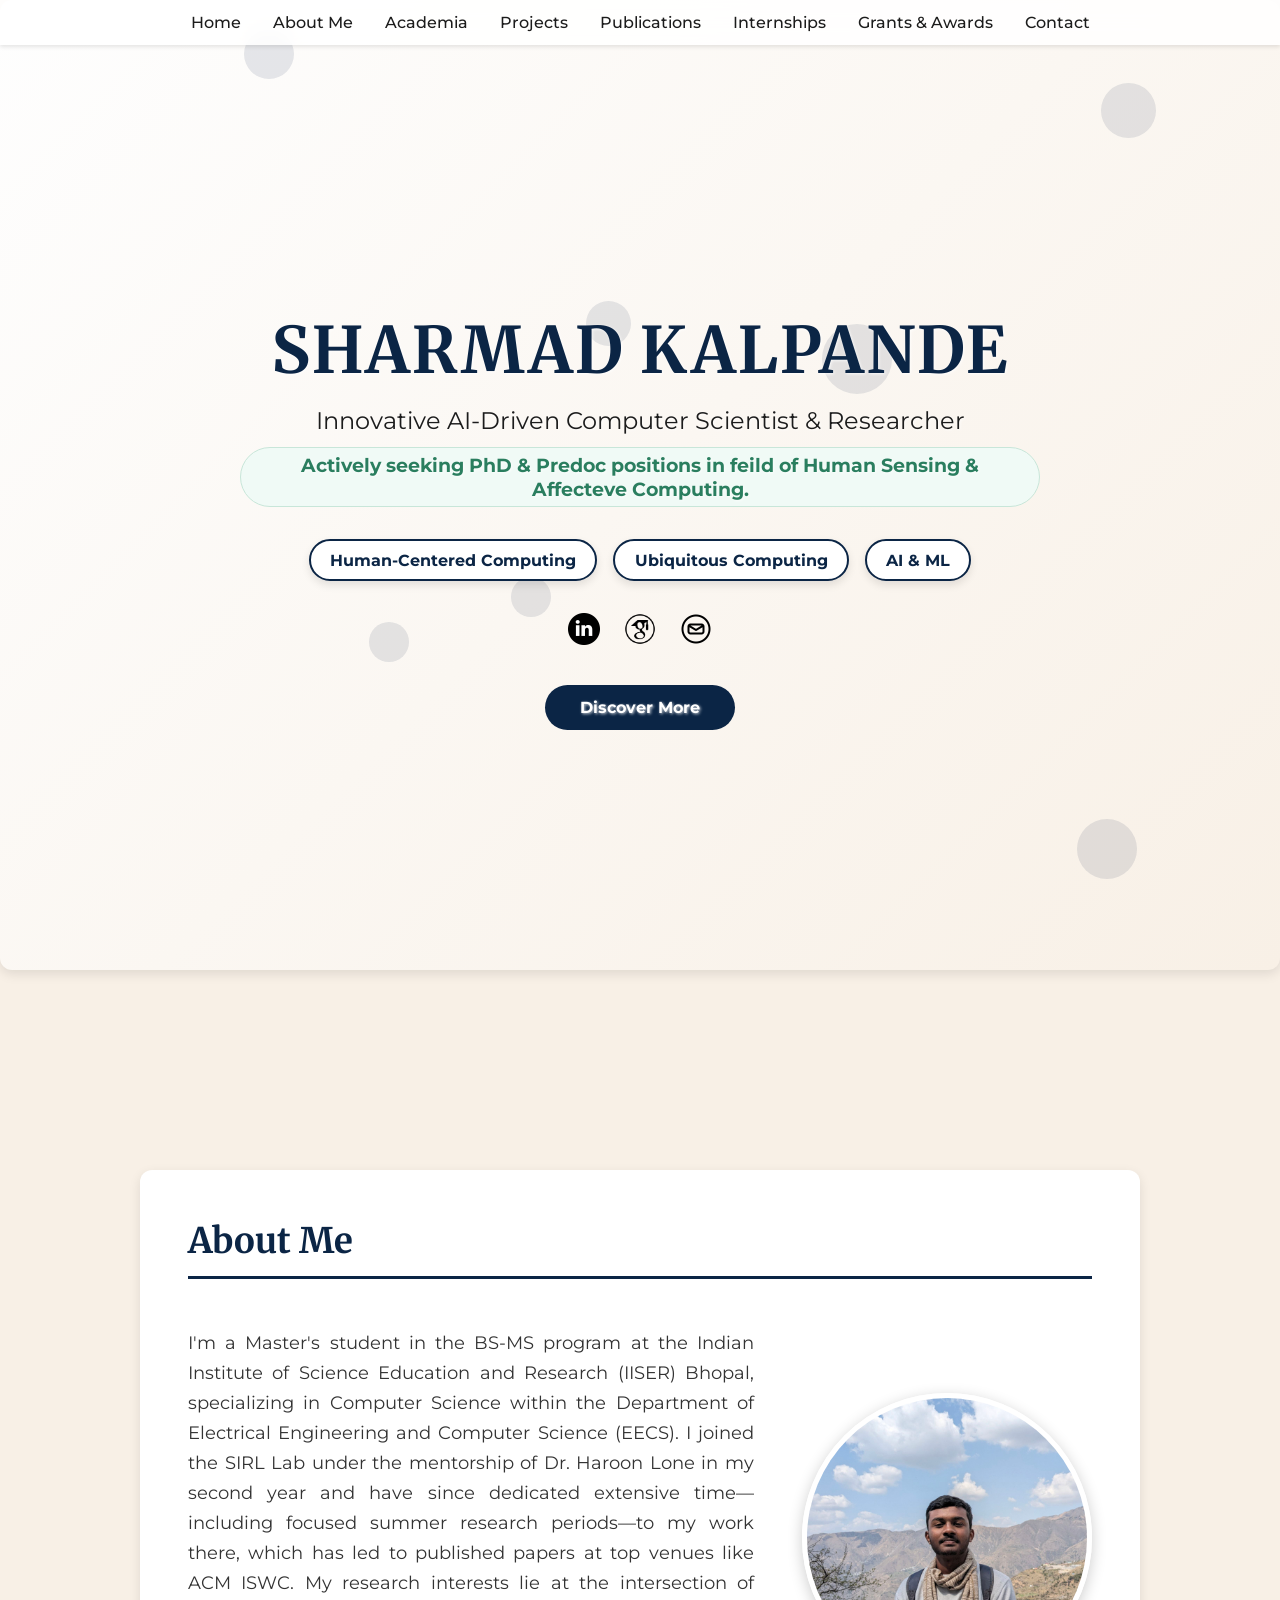
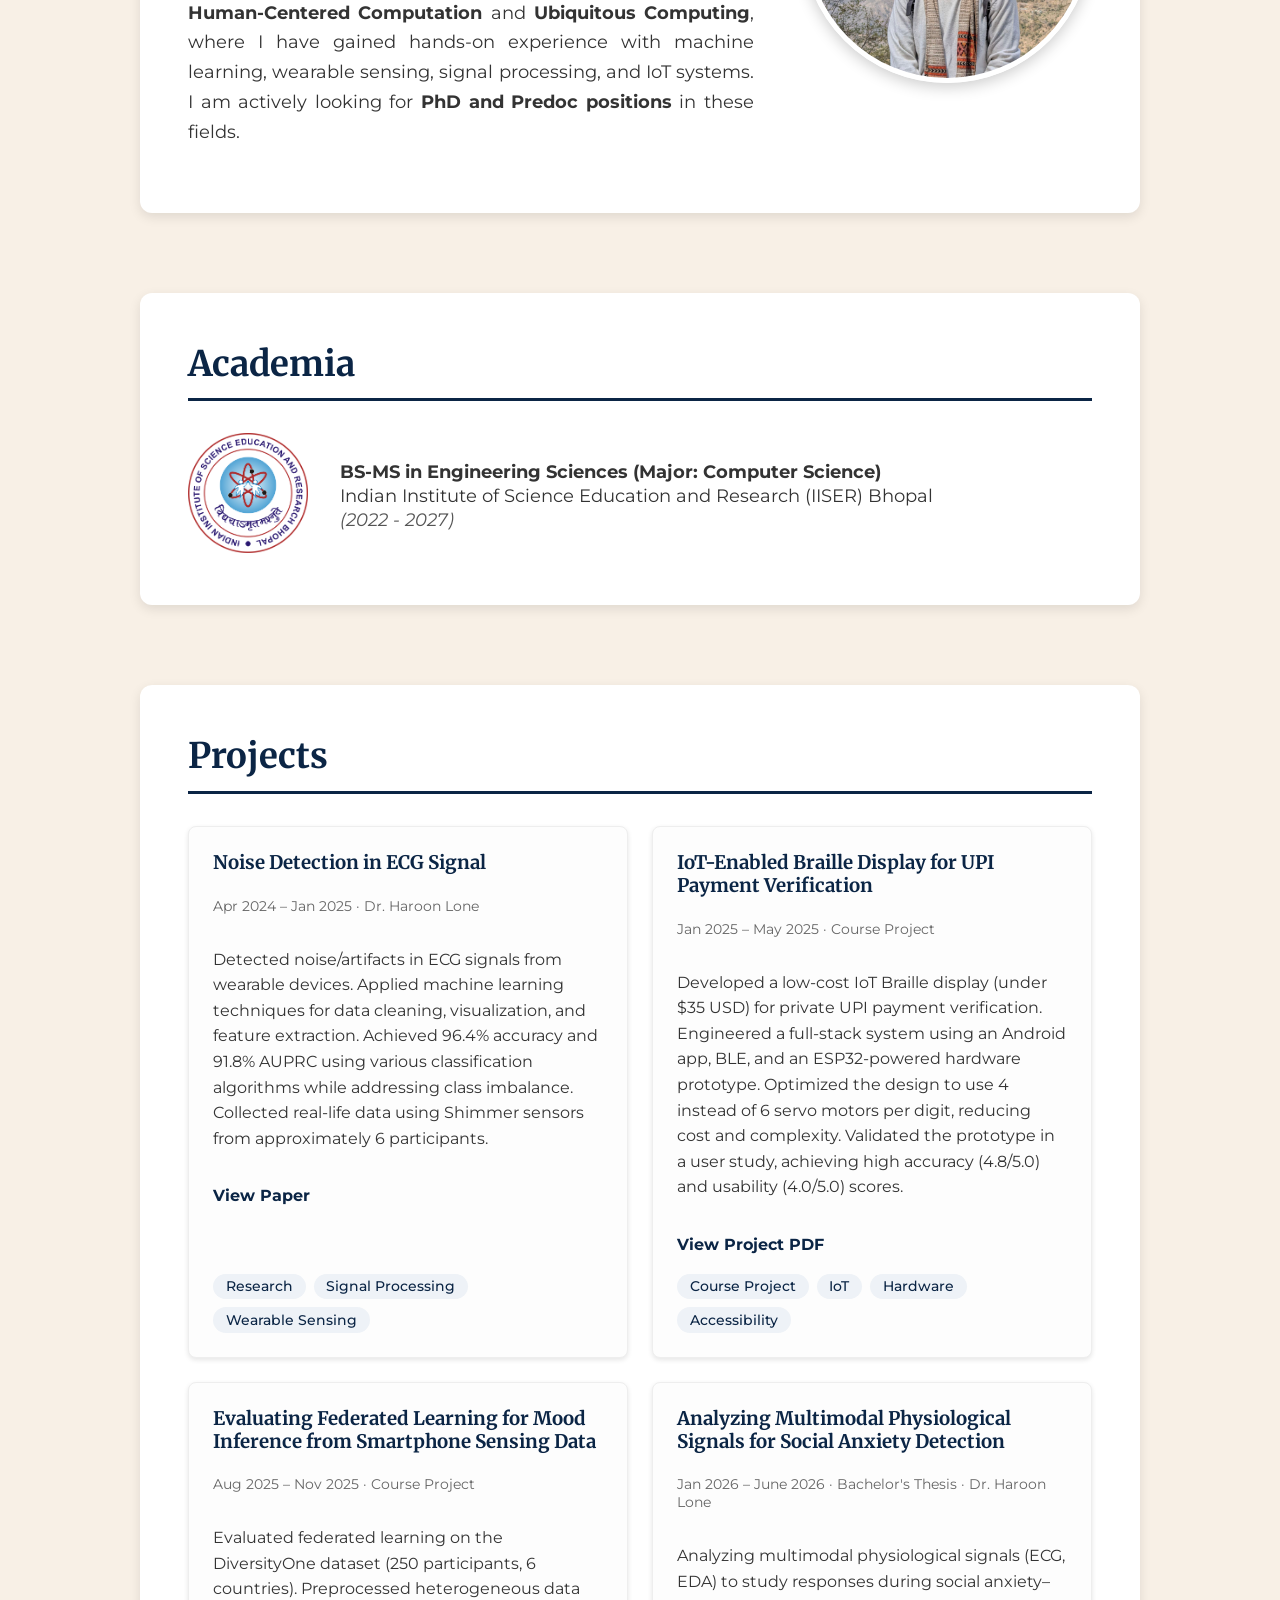
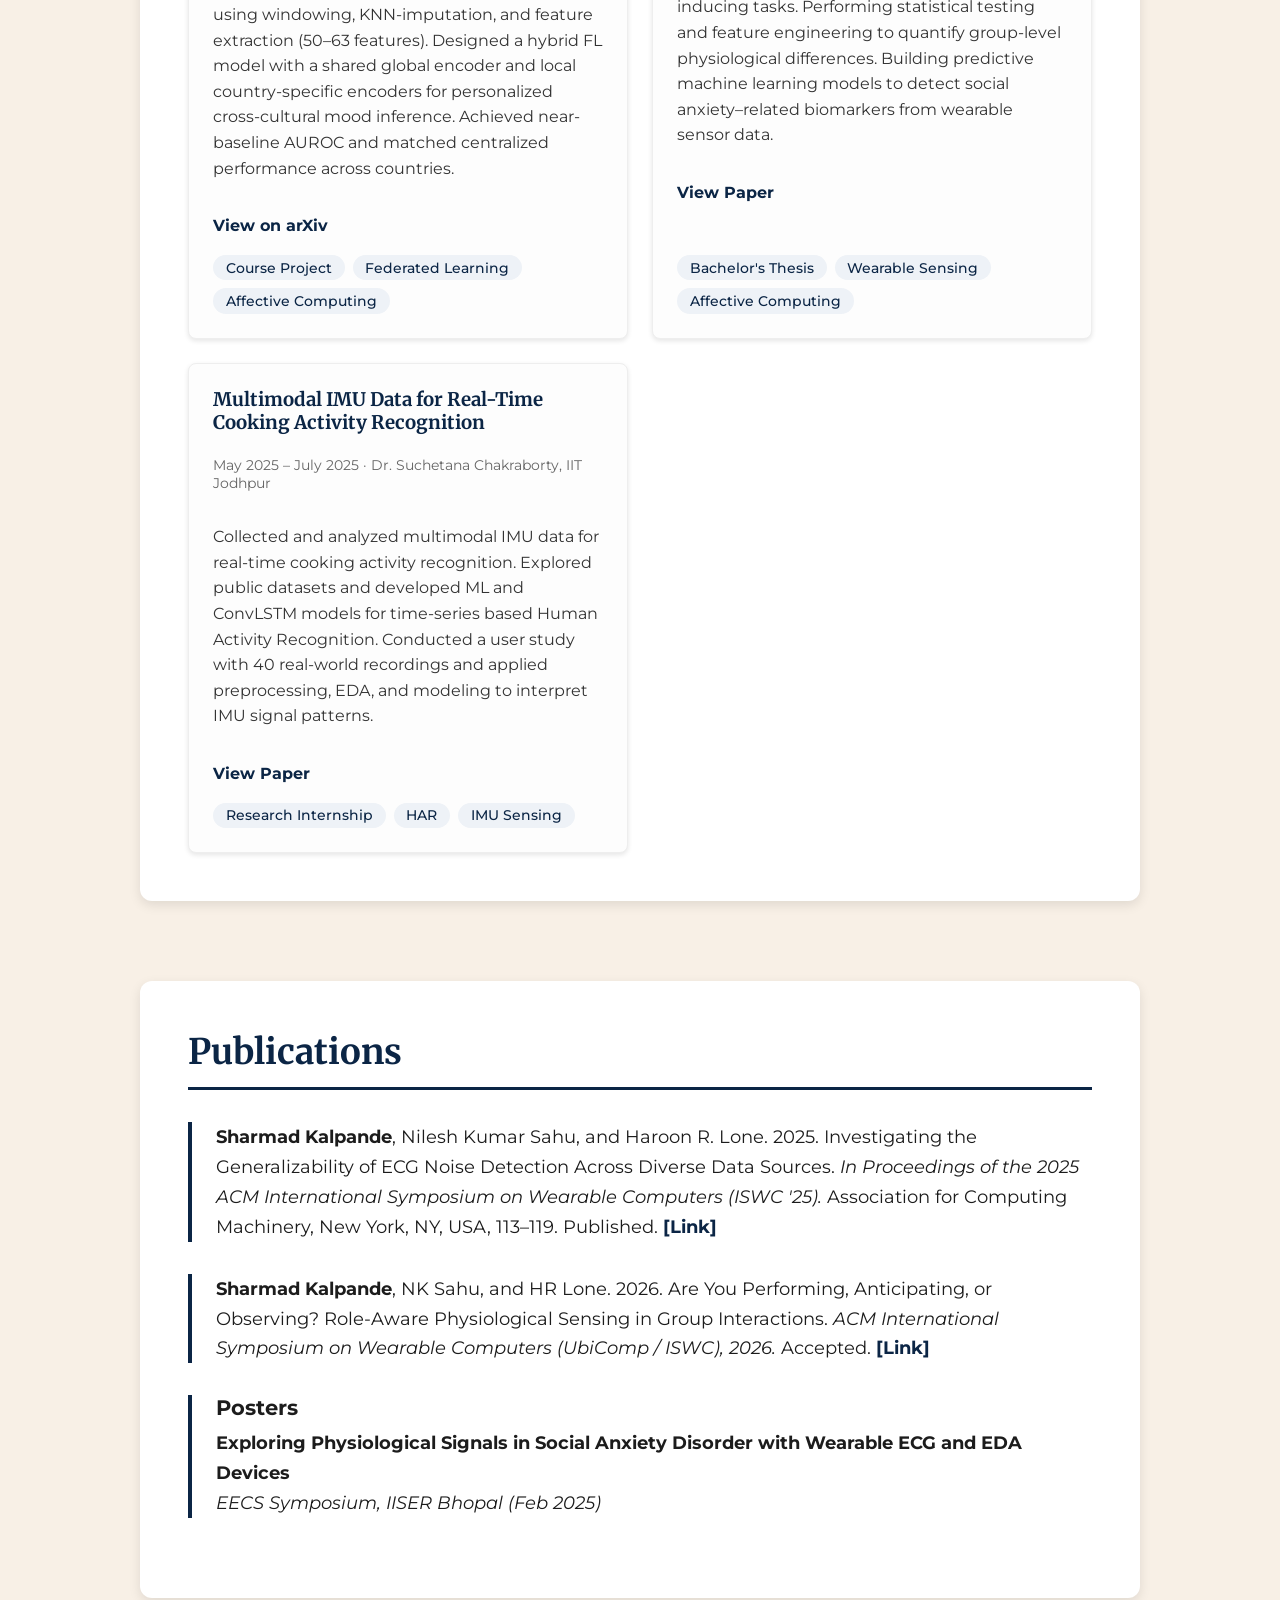
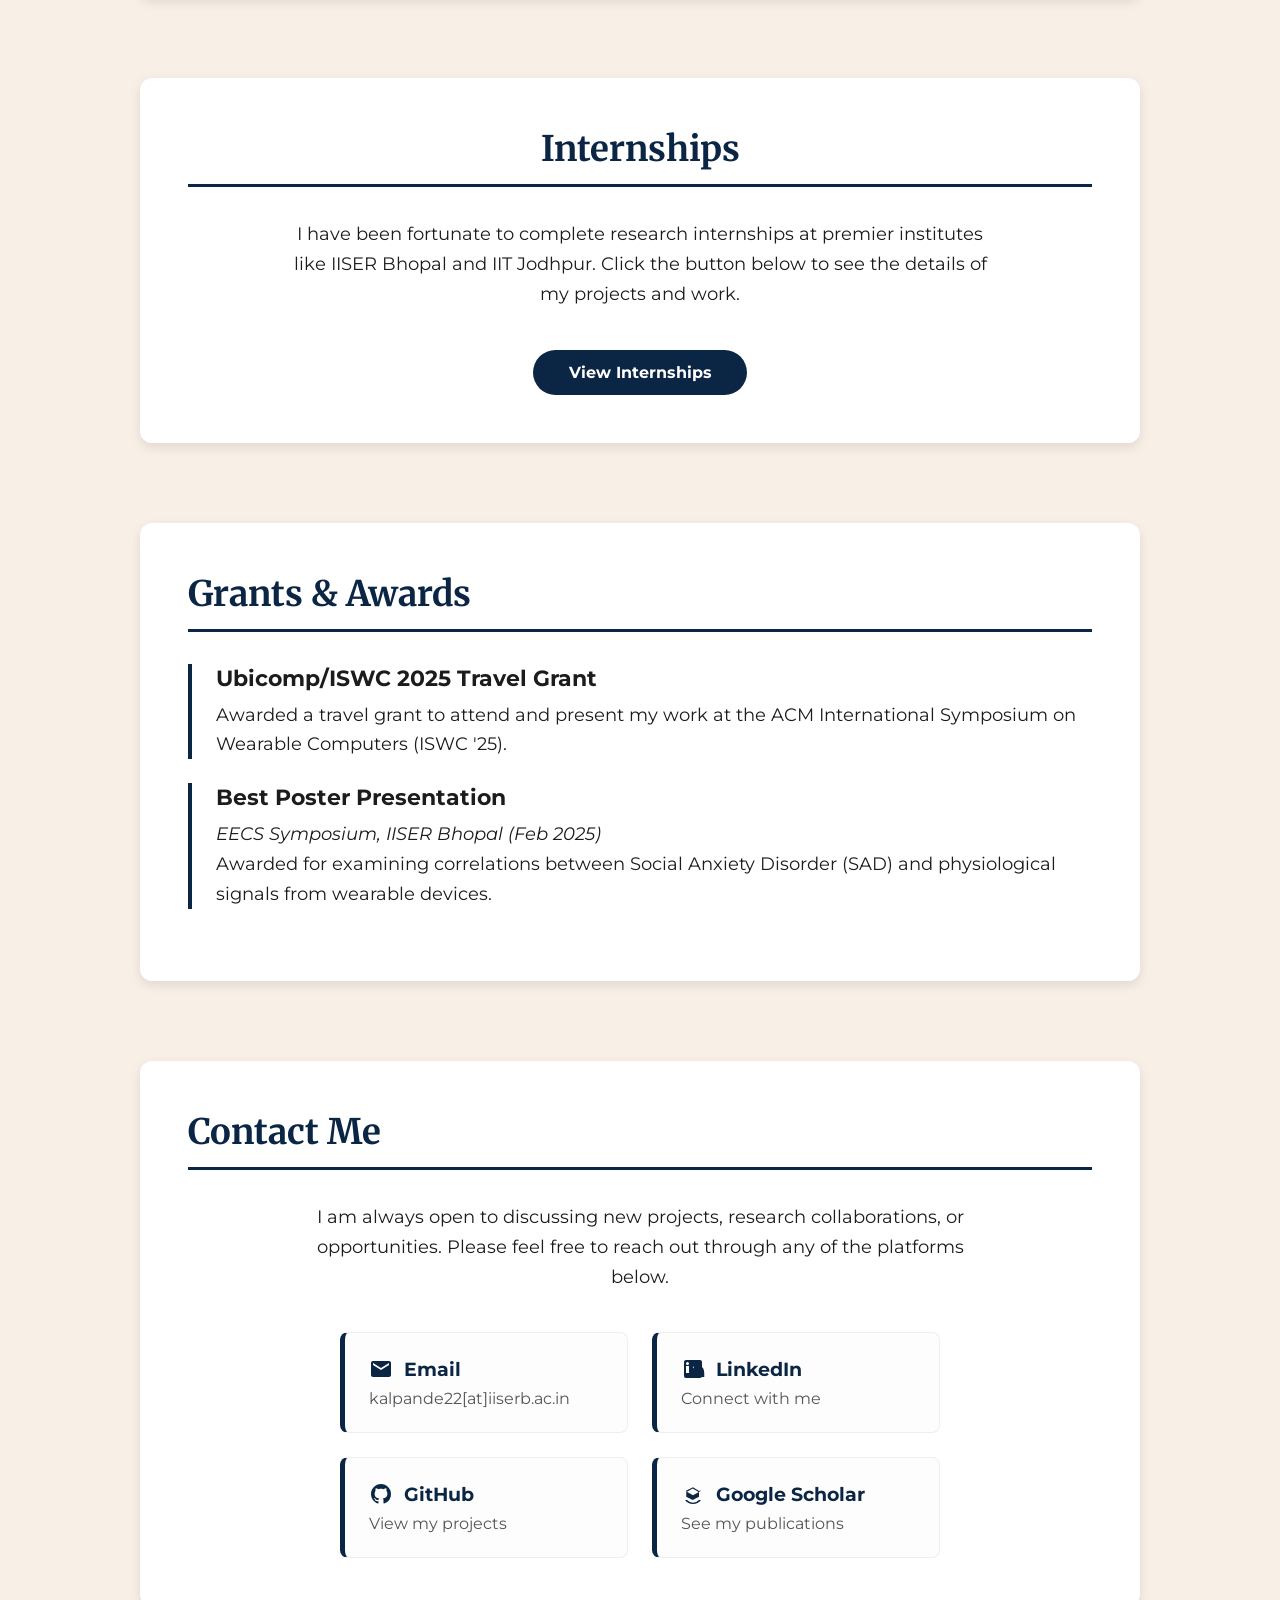
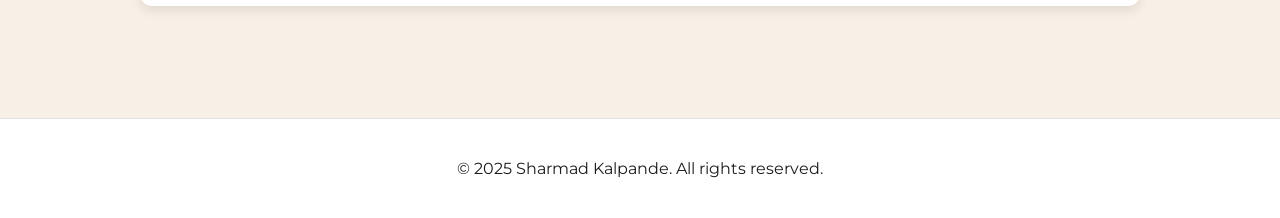
<file: index.html>
<!DOCTYPE html>
<html lang="en">

<head>
  <meta charset="UTF-8" />
  <meta name="viewport" content="width=device-width, initial-scale=1.0" />
  <title>Sharmad Kalpande </title>
  <link
    href="https://fonts.googleapis.com/css2?family=Merriweather:wght@700&family=Montserrat:wght@400;700&display=swap"
    rel="stylesheet" />
  <link rel="stylesheet" href="css/style.css" />
</head>

<body>
  <header>
    <nav>
      <ul>
        <li><a href="#hero" class="nav-link">Home</a></li>
        <li><a href="#about" class="nav-link">About Me</a></li>
        <li><a href="#academics" class="nav-link">Academia</a></li>
        <li><a href="#projects" class="nav-link">Projects</a></li>
        <li><a href="#publications" class="nav-link">Publications</a></li>
        <li><a href="internships.html" class="nav-link">Internships</a></li>
        <li><a href="#awards" class="nav-link">Grants & Awards</a></li>
        <li><a href="#contact" class="nav-link">Contact</a></li>
      </ul>
    </nav>
  </header>

  <section id="hero" class="hero">
    <div class="hero-circles">
      <div class="circle" style="top:10%; left:15%; width:50px; height:50px;"></div>
      <div class="circle" style="top:30%; left:70%; width:70px; height:70px;"></div>
      <div class="circle" style="top:60%; left:40%; width:40px; height:40px;"></div>
      <div class="circle" style="top:80%; left:80%; width:60px; height:60px;"></div>
      <div class="circle" style="top:20%; left:50%; width:45px; height:45px;"></div>
      <div class="circle" style="top:70%; left:20%; width:40px; height:40px;"></div>
      <div class="circle" style="top:15%; left:80%; width:55px; height:55px;"></div>
    </div>
    <div class="hero-content">
      <h1 id="typed-name">SHARMAD KALPANDE</h1>
      <p class="tagline">Innovative AI-Driven Computer Scientist &amp; Researcher <br>
        <span class="status-highlight">Actively seeking PhD &amp; Predoc positions in feild of Human Sensing &amp;
          Affecteve Computing.</span>
      </p>
      <div class="hero-boxes">
        <div class="box">Human-Centered Computing</div>
        <div class="box">Ubiquitous Computing</div>
        <div class="box">AI &amp; ML</div>
      </div>
      <div class="hero-icons">
        <a href="https://www.linkedin.com/in/YOUR-LINKEDIN" target="_blank" aria-label="LinkedIn">
          <img src="images/linkdin.png" alt="LinkedIn Icon" class="social-icon" />
        </a>
        <a href="https://scholar.google.com/citations?user=YOUR-SCHOLAR-ID" target="_blank" aria-label="Google Scholar">
          <img src="images/gs.png" alt="Google Scholar Icon" class="social-icon" />
        </a>
        <a href="mailto:kalpande22@iiserb.ac.in" aria-label="Email">
          <img src="images/gmail.png" alt="Email Icon" class="social-icon" />
        </a>
      </div>
      <a href="#about" class="btn">Discover More</a>
    </div>
  </section>

  <main class="container">
    <section id="about" class="reveal">
      <h2>About Me</h2>
      <div class="about-content">
        <div class="about-text">
          <p>
            I'm a Master's student in the BS-MS program at the Indian Institute of Science Education and Research
            (IISER) Bhopal, specializing in Computer Science within the Department of Electrical Engineering and
            Computer Science (EECS). I joined the SIRL Lab under the mentorship of Dr. Haroon Lone in my second year and
            have since dedicated extensive time—including focused summer research periods—to my work there, which has
            led to published papers at top venues like ACM ISWC. My research interests lie at the intersection of
            <strong>Human-Centered Computation</strong> and <strong>Ubiquitous Computing</strong>, where I have gained
            hands-on experience with machine learning, wearable sensing, signal processing, and IoT systems. I am
            actively looking for <strong>PhD and Predoc positions</strong> in these fields.
          </p>
        </div>
        <div class="about-logo">
          <img src="images/IMG_20250331_111753.jpg" alt="Profile Photo" class="about-img" />
        </div>
      </div>
    </section>

    <section id="academics" class="reveal">
      <h2>Academia</h2>
      <div class="academia-content">
        <div class="academia-logo">
          <img src="images/IISERB_logo.png" alt="IISERB Logo" class="academia-logo-img" />
        </div>
        <div class="academia-text">
          <p><strong>BS-MS in Engineering Sciences (Major: Computer Science)</strong></p>
          <p>Indian Institute of Science Education and Research (IISER) Bhopal</p>
          <p><em>(2022 - 2027)</em></p>
        </div>
      </div>
    </section>

    <section id="projects" class="reveal">
      <h2>Projects</h2>
      <div class="projects-grid">
        <div class="project-card">
          <h3>Noise Detection in ECG Signal</h3>
          <p class="project-timeline">Apr 2024 – Jan 2025 · Dr. Haroon Lone</p>
          <div class="project-desc">
            <p>Detected noise/artifacts in ECG signals from wearable devices. Applied machine learning techniques for
              data cleaning, visualization, and feature extraction. Achieved 96.4% accuracy and 91.8% AUPRC using
              various classification algorithms while addressing class imbalance. Collected real-life data using Shimmer
              sensors from approximately 6 participants.</p>
            <a href="https://doi.org/10.1145/3715071.3750402" target="_blank" class="project-link">View Paper</a>
          </div>
          <div class="project-tags">
            <span class="tag">Research</span>
            <span class="tag">Signal Processing</span>
            <span class="tag">Wearable Sensing</span>
          </div>
        </div>

        <div class="project-card">
          <h3>IoT-Enabled Braille Display for UPI Payment Verification</h3>
          <p class="project-timeline">Jan 2025 – May 2025 · Course Project</p>
          <div class="project-desc">
            <p>Developed a low-cost IoT Braille display (under $35 USD) for private UPI payment verification. Engineered
              a full-stack system using an Android app, BLE, and an ESP32-powered hardware prototype. Optimized the
              design to use 4 instead of 6 servo motors per digit, reducing cost and complexity. Validated the prototype
              in a user study, achieving high accuracy (4.8/5.0) and usability (4.0/5.0) scores.</p>
            <a href="pdf/IoT_Braille_Display.pdf" target="_blank" class="project-link">View Project PDF</a>
          </div>
          <div class="project-tags">
            <span class="tag">Course Project</span>
            <span class="tag">IoT</span>
            <span class="tag">Hardware</span>
            <span class="tag">Accessibility</span>
          </div>
        </div>

        <div class="project-card">
          <h3>Evaluating Federated Learning for Mood Inference from Smartphone Sensing Data</h3>
          <p class="project-timeline">Aug 2025 – Nov 2025 · Course Project</p>
          <div class="project-desc">
            <p>Evaluated federated learning on the DiversityOne dataset (250 participants, 6 countries). Preprocessed
              heterogeneous data using windowing, KNN-imputation, and feature extraction (50–63 features). Designed a
              hybrid FL model with a shared global encoder and local country-specific encoders for personalized
              cross-cultural mood inference. Achieved near-baseline AUROC and matched centralized performance across
              countries.</p>
            <a href="https://arxiv.org/pdf/2602.15478" target="_blank" class="project-link">View on arXiv</a>
          </div>
          <div class="project-tags">
            <span class="tag">Course Project</span>
            <span class="tag">Federated Learning</span>
            <span class="tag">Affective Computing</span>
          </div>
        </div>

        <div class="project-card">
          <h3>Analyzing Multimodal Physiological Signals for Social Anxiety Detection</h3>
          <p class="project-timeline">Jan 2026 – June 2026 · Bachelor's Thesis · Dr. Haroon Lone</p>
          <div class="project-desc">
            <p>Analyzing multimodal physiological signals (ECG, EDA) to study responses during social anxiety–inducing
              tasks. Performing statistical testing and feature engineering to quantify group-level physiological
              differences. Building predictive machine learning models to detect social anxiety–related biomarkers from
              wearable sensor data.</p>
            <a href="https://dl.acm.org/doi/abs/10.1145/3830727.3834816" target="_blank" class="project-link">View
              Paper</a>
          </div>
          <div class="project-tags">
            <span class="tag">Bachelor's Thesis</span>
            <span class="tag">Wearable Sensing</span>
            <span class="tag">Affective Computing</span>
          </div>
        </div>

        <div class="project-card">
          <h3>Multimodal IMU Data for Real-Time Cooking Activity Recognition</h3>
          <p class="project-timeline">May 2025 – July 2025 · Dr. Suchetana Chakraborty, IIT Jodhpur</p>
          <div class="project-desc">
            <p>Collected and analyzed multimodal IMU data for real-time cooking activity recognition. Explored public
              datasets and developed ML and ConvLSTM models for time-series based Human Activity Recognition. Conducted
              a user study with 40 real-world recordings and applied preprocessing, EDA, and modeling to interpret IMU
              signal patterns.</p>
            <a href="#PAPER_LINK_IMU" target="_blank" class="project-link">View Paper</a>
          </div>
          <div class="project-tags">
            <span class="tag">Research Internship</span>
            <span class="tag">HAR</span>
            <span class="tag">IMU Sensing</span>
          </div>
        </div>

      </div>
    </section>

    <section id="publications" class="reveal">
      <h2>Publications</h2>
      <div class="publication-entry">
        <p>
          <strong>Sharmad Kalpande</strong>, Nilesh Kumar Sahu, and Haroon R. Lone. 2025. Investigating the
          Generalizability of ECG Noise Detection Across Diverse Data Sources.
          <em>In Proceedings of the 2025 ACM International Symposium on Wearable Computers (ISWC '25).</em>
          Association for Computing Machinery, New York, NY, USA, 113–119.
          <span class="pub-status">Published.</span>
          <a href="https://doi.org/10.1145/3715071.3750402" target="_blank">[Link]</a>
        </p>
      </div>
      <div class="publication-entry">
        <p>
          <strong>Sharmad Kalpande</strong>, NK Sahu, and HR Lone. 2026. Are You Performing, Anticipating, or Observing?
          Role-Aware Physiological Sensing in Group Interactions.
          <em>ACM International Symposium on Wearable Computers (UbiComp / ISWC), 2026.</em>
          <span class="pub-status">Accepted.</span>
          <a href="https://dl.acm.org/doi/abs/10.1145/3830727.3834816" target="_blank">[Link]</a>
        </p>
      </div>
      <div class="publication-entry">
        <h3>Posters</h3>
        <p>
          <strong>Exploring Physiological Signals in Social Anxiety Disorder with Wearable ECG and EDA
            Devices</strong><br>
          <em>EECS Symposium, IISER Bhopal (Feb 2025)</em>
        </p>
      </div>
    </section>

    <section id="internships" class="reveal">
      <h2>Internships</h2>
      <p>I have been fortunate to complete research internships at premier institutes like IISER Bhopal and IIT Jodhpur.
        Click the button below to see the details of my projects and work.</p>
      <a href="internships.html" class="btn">View Internships</a>
    </section>

    <section id="awards" class="reveal">
      <h2>Grants & Awards</h2>
      <div class="award-entry">
        <h3>Ubicomp/ISWC 2025 Travel Grant</h3>
        <p>
          Awarded a travel grant to attend and present my work at the ACM International Symposium on Wearable Computers
          (ISWC '25).
        </p>
      </div>
      <div class="award-entry">
        <h3>Best Poster Presentation</h3>
        <p>
          <em>EECS Symposium, IISER Bhopal (Feb 2025)</em><br>
          Awarded for examining correlations between Social Anxiety Disorder (SAD) and physiological signals from
          wearable devices.
        </p>
      </div>
    </section>

    <section id="contact" class="reveal">
      <h2>Contact Me</h2>
      <p>I am always open to discussing new projects, research collaborations, or opportunities. Please feel free to
        reach out through any of the platforms below.</p>
      <div class="contact-grid">
        <a href="mailto:kalpande22@iiserb.ac.in" class="contact-card">
          <span class="contact-label">
            <svg xmlns="http://www.w3.org/2000/svg" viewBox="0 0 24 24" fill="currentColor" width="24" height="24">
              <path
                d="M20 4H4c-1.1 0-1.99.9-1.99 2L2 18c0 1.1.9 2 2 2h16c1.1 0 2-.9 2-2V6c0-1.1-.9-2-2-2zm0 4l-8 5-8-5V6l8 5 8-5v2z" />
            </svg>
            Email
          </span>
          <span class="contact-info">kalpande22[at]iiserb.ac.in</span>
        </a>
        <a href="https://www.linkedin.com/in/YOUR-LINKEDIN" target="_blank" class="contact-card">
          <span class="contact-label">
            <svg xmlns="http://www.w3.org/2000/svg" viewBox="0 0 24 24" fill="currentColor" width="24" height="24">
              <path
                d="M19 3a2 2 0 0 1 2 2v14a2 2 0 0 1-2 2H5a2 2 0 0 1-2-2V5a2 2 0 0 1 2-2h14zm-11 6H5v7h3V9zM6.5 8a1.5 1.5 0 1 0 0-3 1.5 1.5 0 0 0 0 3zm5.5 1v2.5h.03c.7-1.32 2.4-2.5 4.97-2.5 5.3 0 6.27 3.5 6.27 8.03V20h-3v-6.37c0-1.52-.03-3.48-2.12-3.48-2.12 0-2.45 1.66-2.45 3.37V20h-3V10z" />
            </svg>
            LinkedIn
          </span>
          <span class="contact-info">Connect with me</span>
        </a>
        <a href="https://github.com/Agasti04" target="_blank" class="contact-card">
          <span class="contact-label">
            <svg xmlns="http://www.w3.org/2000/svg" viewBox="0 0 24 24" fill="currentColor" width="24" height="24">
              <path
                d="M12 2C6.48 2 2 6.48 2 12c0 4.42 2.87 8.17 6.84 9.5.5.09.68-.22.68-.48 0-.24-.01-1.02-.01-1.85-2.78.6-3.37-1.18-3.37-1.18-.45-1.15-1.11-1.46-1.11-1.46-.91-.62.07-.61.07-.61 1 .07 1.53 1.03 1.53 1.03.9 1.52 2.34 1.08 2.91.83.09-.65.35-1.08.63-1.33-2.22-.25-4.55-1.11-4.55-4.94 0-1.1.39-1.99 1.03-2.69-.1-.25-.45-1.27.1-2.65 0 0 .84-.27 2.75 1.02.79-.22 1.65-.33 2.5-.33.85 0 1.71.11 2.5.33 1.91-1.29 2.75-1.02 2.75-1.02.55 1.38.2 2.4.1 2.65.64.7 1.03 1.6 1.03 2.69 0 3.84-2.33 4.68-4.56 4.93.36.31.68.92.68 1.85 0 1.33-.01 2.41-.01 2.73 0 .27.18.58.69.48A10 10 0 0 0 22 12c0-5.52-4.48-10-10-10z" />
            </svg>
            GitHub
          </span>
          <span class="contact-info">View my projects</span>
        </a>
        <a href="https://scholar.google.com/citations?user=YOUR-SCHOLAR-ID" target="_blank" class="contact-card">
          <span class="contact-label">
            <svg xmlns="http://www.w3.org/2000/svg" viewBox="0 0 24 24" fill="currentColor" width="24" height="24">
              <path
                d="M5.24 10.21l6.45-3.63L18 10.21v4.58l-6.31 3.2-6.45-3.2V10.21zm12.38-1.5L12 5.24 4.5 9.09l7.5 4.22 8.12-4.58zM12 22a9.92 9.92 0 0 0 8-4h-2.1a7.86 7.86 0 0 1-11.8 0H4a9.92 9.92 0 0 0 8 4z" />
            </svg>
            Google Scholar
          </span>
          <span class="contact-info">See my publications</span>
        </a>
      </div>
    </section>
  </main>

  <a id="back-to-top" href="#hero">
    <svg xmlns="http://www.w3.org/2000/svg" viewBox="0 0 24 24" fill="currentColor" width="24" height="24">
      <path d="M12 4l-8 8h6v8h4v-8h6z" />
    </svg>
  </a>

  <footer>
    <p>&copy; 2025 Sharmad Kalpande. All rights reserved.</p>
  </footer>

  <script src="js/script.js"></script>
</body>

</html>
</file>
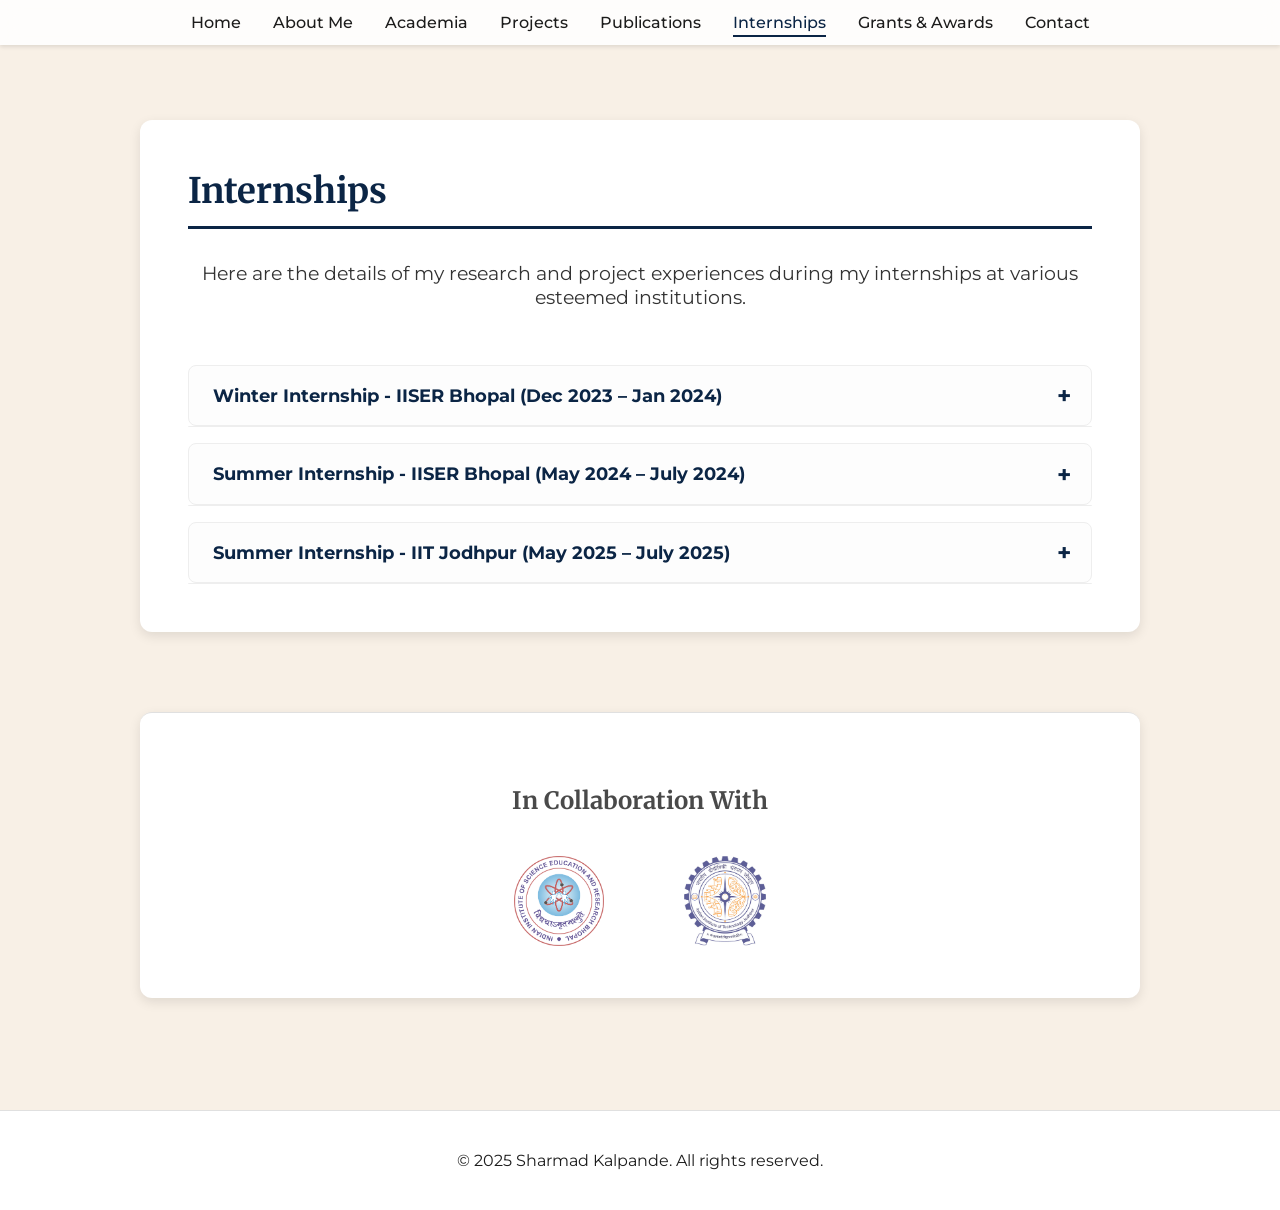
<file: internships.html>
<!DOCTYPE html>
<html lang="en">
<head>
  <meta charset="UTF-8" />
  <meta name="viewport" content="width=device-width, initial-scale=1.0" />
  <title>Internships - Sharmad Kalpande</title>
  <link href="https://fonts.googleapis.com/css2?family=Merriweather:wght@700&family=Montserrat:wght@400;700&display=swap" rel="stylesheet" />
  <link rel="stylesheet" href="css/style.css" />
</head>
<body>
  <header>
    <nav>
      <ul>
         <li><a href="index.html#hero" class="nav-link">Home</a></li>
         <li><a href="index.html#about" class="nav-link">About Me</a></li>
         <li><a href="index.html#academics" class="nav-link">Academia</a></li>
         <li><a href="index.html#projects" class="nav-link">Projects</a></li>
         <li><a href="index.html#publications" class="nav-link">Publications</a></li>
         <li><a href="internships.html" class="nav-link active">Internships</a></li>
         <li><a href="index.html#awards" class="nav-link">Grants & Awards</a></li>
         <li><a href="index.html#contact" class="nav-link">Contact</a></li>
      </ul>
    </nav>
  </header>
  
  <main class="container">
    <section id="internship-details">
      <h2>Internships</h2>
      <p class="intro-paragraph">Here are the details of my research and project experiences during my internships at various esteemed institutions.</p>

      <div class="internship-accordion">
        <button class="accordion-btn">Winter Internship - IISER Bhopal (Dec 2023 – Jan 2024)</button>
        <div class="panel">
          <p><strong>Mentor:</strong> Dr. Haroon R. Lone</p>
          <ul>
            <li>Analyzed time-series data using Python.</li>
            <li>Gained experience with Python libraries for data handling and preprocessing of time-series datasets.</li>
          </ul>
        </div>

        <button class="accordion-btn">Summer Internship - IISER Bhopal (May 2024 – July 2024)</button>
        <div class="panel">
          <p><strong>Mentor:</strong> Dr. Haroon R. Lone</p>
          <ul>
            <li>Worked on ECG data analysis.</li>
            <li>Studied ECG signal patterns and signal acquisition using surface electrodes.</li>
            <li>Applied low-pass, high-pass, and notch filters for noise removal.</li>
            <li>Extracted features in time and frequency domains.</li>
            <li>Used Python and MATLAB for physiological signal processing and analysis.</li>
          </ul>
        </div>

        <button class="accordion-btn">Summer Internship - IIT Jodhpur (May 2025 – July 2025)</button>
        <div class="panel">
          <p><strong>Mentor:</strong> Dr. Suchetana Chakraborty</p>
          <ul>
            <li>Led a project on cooking activity recognition using IMU sensor data.</li>
            <li>Trained machine learning and ConvLSTM models for time-series classification.</li>
            <li>Conducted a user study, collecting over 40 real-world cooking activity instances.</li>
            <li>Performed exploratory data analysis, preprocessing, and modeling to classify cooking-related activities.</li>
          </ul>
        </div>
      </div>
    </section>

    <section class="institution-logos">
      <h3>In Collaboration With</h3>
      <div class="logo-container">
        <a href="https://www.iiserb.ac.in/" target="_blank" aria-label="IISER Bhopal Website">
          <img src="images/IISERB_logo.png" alt="IISER Bhopal Logo" class="institution-logo">
        </a>
        <a href="https://www.iitj.ac.in/main/en/iitj" target="_blank" aria-label="IIT Jodhpur Website">
          <img src="images/IITJ_logo.jpg" alt="IIT Jodhpur Logo" class="institution-logo">
        </a>
      </div>
    </section>

  </main>

  <a id="back-to-top" href="#">
      <svg xmlns="http://www.w3.org/2000/svg" viewBox="0 0 24 24" fill="currentColor" width="24" height="24">
        <path d="M12 4l-8 8h6v8h4v-8h6z"/>
      </svg>
  </a>

  <footer>
    <p>&copy; 2025 Sharmad Kalpande. All rights reserved.</p>
  </footer>
  
  <script src="js/script.js"></script>
</body>
</html>
</file>
<file: css/style.css>
:root {
  --primary-dark-blue: #0B2545;
  --secondary-dark-grey: #1c1c1c;
  --background-ivory: #f8f0e6;
  --background-white: #ffffff;
  --text-primary: #333;
  --shadow-color: rgba(0, 0, 0, 0.1);
}
html {
  scroll-behavior: smooth;
}
body {
  font-family: 'Montserrat', sans-serif;
  margin: 0;
  padding: 0;
  background-color: var(--background-ivory);
  color: var(--secondary-dark-grey);
  overflow-x: hidden;
}
header {
  background-color: rgba(255, 255, 255, 0.85);
  backdrop-filter: blur(10px);
  box-shadow: 0 2px 4px var(--shadow-color);
  position: fixed;
  width: 100%;
  top: 0;
  z-index: 1000;
}
header nav {
  display: flex;
  justify-content: center; 
  align-items: center;
  max-width: 1200px;
  margin: 0 auto;
  padding: 0.8rem 2rem;
}
header nav ul {
  list-style: none;
  display: flex;
  justify-content: center;
  padding: 0;
  margin: 0;
}
header nav ul li {
  margin: 0 1rem;
}
header nav ul li a {
  color: var(--secondary-dark-grey);
  text-decoration: none;
  font-weight: 500;
  padding-bottom: 5px;
  position: relative;
  transition: color 0.3s;
}
header nav ul li a::after {
  content: '';
  position: absolute;
  width: 0;
  height: 2px;
  bottom: 0;
  left: 0;
  background-color: var(--primary-dark-blue);
  transition: width 0.3s ease-out;
}
header nav ul li a:hover {
  color: var(--primary-dark-blue);
}
header nav ul li a:hover::after {
  width: 100%;
}
.hero {
  position: relative;
  height: 100vh;
  background-color: var(--background-white);
  background-image: linear-gradient(135deg, #fefefe, #f8f0e6);
  display: flex;
  align-items: center;
  justify-content: center;
  text-align: center;
  padding: 70px 2rem 0;
  color: var(--secondary-dark-grey);
  overflow: hidden;
}
.hero-circles {
  position: absolute;
  top: 0;
  left: 0;
  width: 100%;
  height: 100%;
  z-index: 0;
}
.circle {
  position: absolute;
  background-color: rgba(11, 37, 69, 0.1);
  border-radius: 50%;
}
.hero-content {
  position: relative;
  z-index: 1;
  text-shadow: 1px 1px 3px rgba(255,255,255,0.8);
  max-width: 800px;
}
.hero-content h1 {
  font-family: 'Merriweather', serif;
  font-size: 4rem;
  margin: 0;
  letter-spacing: 2px;
  color: var(--primary-dark-blue);
  min-height: 80px;
  position: relative;
  z-index: 2;
  transition: opacity 0.3s ease-out;
}
.hero-content .tagline {
  font-size: 1.5rem;
  margin: 1rem 0 2rem;
  color: var(--secondary-dark-grey);
}
.status-highlight {
  display: inline-block;
  margin-top: 0.75rem;
  font-weight: 700;
  color: #2a7e5f; 
  background-color: #f0faf6;
  padding: 0.3rem 0.8rem;
  border-radius: 50px;
  border: 1px solid #c8e6d9;
  font-size: 1.2rem;
}
.hero-icons {
  margin: 1rem 0;
  display: flex;
  justify-content: center;
  align-items: center;
  gap: 1.5rem;
}
.social-icon {
  width: 32px;
  height: 32px;
  display: block;
  transition: transform 0.3s ease, opacity 0.3s ease;
}
.hero-icons a:hover .social-icon {
  transform: translateY(-3px);
  opacity: 0.8;
}
.hero-boxes {
  margin: 2rem 0;
  display: flex;
  justify-content: center;
  gap: 1rem;
  flex-wrap: wrap;
}
.hero-boxes .box {
  background: var(--background-white);
  border: 2px solid var(--primary-dark-blue);
  border-radius: 50px;
  padding: 0.6rem 1.2rem;
  font-size: 1rem;
  font-weight: bold;
  color: var(--primary-dark-blue);
  box-shadow: 0 4px 8px var(--shadow-color);
  transition: transform 0.3s, box-shadow 0.3s;
}
.hero-boxes .box:hover {
  transform: translateY(-5px);
  box-shadow: 0 6px 12px rgba(0,0,0,0.15);
}
.btn {
  display: inline-block;
  background-color: var(--primary-dark-blue);
  color: #fff;
  padding: 0.8rem 2.2rem;
  text-decoration: none;
  border-radius: 50px;
  font-size: 1rem;
  font-weight: bold;
  transition: transform 0.3s, background-color 0.3s;
  margin-top: 1.5rem;
}
.btn:hover {
  background-color: #09203a;
  transform: translateY(-3px);
}
.container {
  max-width: 1000px;
  margin: 0 auto;
  padding: 120px 2rem 2rem;
}
section.reveal {
  opacity: 0;
  transform: translateY(30px);
  transition: opacity 0.8s ease-out, transform 0.8s ease-out;
}
section {
  margin-bottom: 5rem;
  background: var(--background-white);
  padding: 3rem;
  border-radius: 12px;
  box-shadow: 0 4px 12px var(--shadow-color);
}
section.visible {
  opacity: 1;
  transform: translateY(0);
}
section h2 {
  font-family: 'Merriweather', serif;
  margin-top: 0;
  color: var(--primary-dark-blue);
  font-size: 2.2rem;
  border-bottom: 3px solid var(--primary-dark-blue);
  padding-bottom: 0.8rem;
  margin-bottom: 2rem;
}
.about-content {
  display: flex;
  align-items: center;
  gap: 3rem;
}
.about-text {
  flex: 2;
}
.about-text p {
  font-size: 1.1rem;
  line-height: 1.7;
  color: var(--text-primary);
  text-align: justify;
}
.about-logo {
  flex: 1;
  text-align: center;
}
.about-logo img {
  width: 280px;
  height: 280px;
  object-fit: cover;
  border-radius: 50%;
  display: block;
  border: 5px solid var(--background-white);
  box-shadow: 0 4px 15px rgba(0,0,0,0.2);
}
.academia-content {
  display: flex;
  align-items: center;
  gap: 2rem;
  margin-top: 1rem;
}
.academia-logo-img {
  width: 120px;
  height: auto;
}
.academia-text p {
  font-size: 1.1rem;
  color: var(--text-primary);
  margin: 0.2rem 0;
}
.academia-text p em {
  color: #555;
}
.projects-grid {
  display: grid;
  grid-template-columns: repeat(auto-fit, minmax(300px, 1fr));
  gap: 1.5rem;
}
.project-card {
  background-color: #fdfdfd;
  border: 1px solid #eee;
  border-radius: 8px;
  padding: 1.5rem;
  box-shadow: 0 2px 5px var(--shadow-color);
  transition: transform 0.3s, box-shadow 0.3s;
  display: flex;
  flex-direction: column;
}
.project-card:hover {
  transform: translateY(-8px);
  box-shadow: 0 6px 15px rgba(0,0,0,0.12);
}
.project-card h3 {
  font-family: 'Merriweather', serif;
  color: var(--primary-dark-blue);
  margin: 0 0 0.5rem;
}
.project-card .project-timeline {
  font-size: 0.9rem;
  color: #666;
  margin-bottom: 1rem;
}
.project-card .project-desc {
  font-size: 1rem;
  line-height: 1.6;
  color: var(--text-primary);
  flex-grow: 1;
}
.project-tags {
  margin-top: 1rem;
  display: flex;
  flex-wrap: wrap;
  gap: 0.5rem;
}
.project-tags .tag {
  background-color: #eef2f7;
  color: var(--primary-dark-blue);
  padding: 0.3rem 0.8rem;
  border-radius: 20px;
  font-size: 0.85rem;
  font-weight: 500;
}
.publication-entry {
  border-left: 4px solid var(--primary-dark-blue);
  padding-left: 1.5rem;
  margin-bottom: 2rem;
}
.publication-entry p {
  line-height: 1.7;
  font-size: 1.1rem;
  margin: 0;
}
.publication-entry h3 {
  margin: 1.5rem 0 0.5rem;
  font-size: 1.3rem;
  color: var(--secondary-dark-grey);
}
.publication-entry a {
  color: var(--primary-dark-blue);
  font-weight: bold;
  text-decoration: none;
}
.publication-entry a:hover {
  text-decoration: underline;
}
/* ----- New Section Styles ----- */
#internships {
  text-align: center;
}
#internships p, #contact p {
  font-size: 1.1rem;
  line-height: 1.7;
  max-width: 700px;
  margin-left: auto;
  margin-right: auto;
}
#contact p {
  text-align: center;
}
.award-entry {
  border-left: 4px solid var(--primary-dark-blue);
  padding-left: 1.5rem;
  margin-bottom: 1.5rem;
}
.award-entry h3 {
  margin: 0 0 0.5rem;
  font-size: 1.4rem;
  color: var(--secondary-dark-grey);
}
.award-entry p {
  margin: 0;
  font-size: 1.1rem;
  line-height: 1.7;
}
.contact-grid {
  display: grid;
  grid-template-columns: repeat(2, 1fr);
  gap: 1.5rem;
  margin-top: 2.5rem;
  max-width: 600px;
  margin-left: auto;
  margin-right: auto;
}
.contact-card {
  background-color: #fdfdfd;
  border: 1px solid #eee;
  border-left: 5px solid var(--primary-dark-blue);
  border-radius: 8px;
  padding: 1.5rem;
  text-decoration: none;
  color: var(--text-primary);
  transition: transform 0.3s, box-shadow 0.3s;
}
.contact-card:hover {
  transform: translateY(-5px);
  box-shadow: 0 6px 15px rgba(0,0,0,0.08);
}
.contact-card .contact-label {
  font-weight: bold;
  font-size: 1.2rem;
  color: var(--primary-dark-blue);
  display: flex;
  align-items: center;
  gap: 0.7rem;
  margin-bottom: 0.5rem;
}
.contact-card .contact-label svg {
  width: 24px;
  height: 24px;
  fill: currentColor;
}
.contact-card .contact-info {
  font-size: 1rem;
  color: #555;
  word-break: break-all;
}
/* ----- End New Section Styles ----- */
footer {
  background-color: var(--background-white);
  color: var(--secondary-dark-grey);
  text-align: center;
  padding: 1.5rem 0;
  border-top: 1px solid #e0e0e0;
}
#back-to-top {
  position: fixed;
  bottom: 20px;
  right: 20px;
  background-color: var(--primary-dark-blue);
  color: white;
  width: 40px;
  height: 40px;
  border-radius: 50%;
  display: flex;
  align-items: center;
  justify-content: center;
  text-decoration: none;
  opacity: 0;
  visibility: hidden;
  transition: opacity 0.3s, visibility 0.3s;
  z-index: 999;
}
#back-to-top.show {
  opacity: 1;
  visibility: visible;
}
@media (max-width: 768px) {
  header nav {
    flex-direction: column;
    gap: 0.5rem;
  }
  .hero-content h1 {
    font-size: 2.8rem;
    min-height: 60px;
  }
  .hero-content .tagline {
    font-size: 1.2rem;
  }
  .container {
    padding-left: 1rem;
    padding-right: 1rem;
  }
  section {
    padding: 2rem;
  }
  .about-content {
    flex-direction: column-reverse;
  }
  .about-logo img {
    width: 200px;
    height: 200px;
  }
  .academia-content {
    flex-direction: column;
    text-align: center;
  }
  .contact-grid {
    grid-template-columns: 1fr;
  }
}
/* ----- New Styles for Internships Page & Active Nav ----- */
header nav ul li a.active {
  color: var(--primary-dark-blue);
}

header nav ul li a.active::after {
  width: 100%;
}

.intro-paragraph {
  font-size: 1.2rem;
  text-align: center;
  margin-bottom: 2.5rem;
  color: var(--text-primary);
}

.accordion-btn {
  background-color: #fdfdfd;
  border: 1px solid #eee;
  border-radius: 8px;
  color: var(--primary-dark-blue);
  cursor: pointer;
  padding: 1.2rem 1.5rem;
  width: 100%;
  text-align: left;
  outline: none;
  font-size: 1.1rem;
  font-family: 'Montserrat', sans-serif;
  font-weight: bold;
  transition: background-color 0.3s;
  margin-top: 1rem;
  position: relative;
  padding-right: 40px; /* Space for arrow */
}

.accordion-btn::after {
  content: '+';
  font-size: 1.5rem;
  color: var(--primary-dark-blue);
  position: absolute;
  right: 20px;
  top: 50%;
  transform: translateY(-50%);
  transition: transform 0.3s;
}

.accordion-btn.active::after {
  content: '−';
  transform: translateY(-50%) rotate(180deg);
}

.accordion-btn:hover, .accordion-btn.active {
  background-color: #f1f7fe;
}

.panel {
  padding: 0 1.5rem;
  background-color: var(--background-white);
  max-height: 0;
  overflow: hidden;
  transition: max-height 0.4s ease-out, padding 0.4s ease-out;
  border-bottom: 1px solid #eee;
  border-radius: 0 0 8px 8px;
}

.panel p {
    font-size: 1.1rem;
    line-height: 1.7;
}

.panel ul {
  list-style-type: disc;
  padding-left: 25px;
  margin-top: 0;
}

.panel li {
  margin-bottom: 0.8rem;
  font-size: 1.1rem;
  line-height: 1.7;
  color: var(--text-primary);
}
/* ----- Institution Logos on Internships Page ----- */
.institution-logos {
  text-align: center;
  margin-top: 4rem;
  padding-top: 3rem;
  border-top: 1px solid #e0e0e0;
}

.institution-logos h3 {
  font-family: 'Merriweather', serif;
  color: var(--secondary-dark-grey);
  font-size: 1.5rem;
  font-weight: 700;
  margin-bottom: 2.5rem;
  opacity: 0.8;
}

.logo-container {
  display: flex;
  justify-content: center;
  align-items: center;
  gap: 5rem;
  flex-wrap: wrap;
}

.institution-logo {
  max-height: 90px;
  width: auto;
  opacity: 0.75;
  transition: opacity 0.3s ease;
}

.institution-logo:hover {
  opacity: 1;
}

/* ----- Project Card Updates ----- */
.project-card .project-desc ul {
  padding-left: 20px;
  margin: 0;
  text-align: left;
  font-size: 1rem;
  list-style-position: outside;
}

.project-card .project-desc li {
  margin-bottom: 0.5rem;
}

.project-link {
  display: inline-block;
  margin-top: 1rem;
  font-weight: bold;
  color: var(--primary-dark-blue);
  text-decoration: none;
  font-size: 1rem;
}

.project-link:hover {
  text-decoration: underline;
}
</file>
